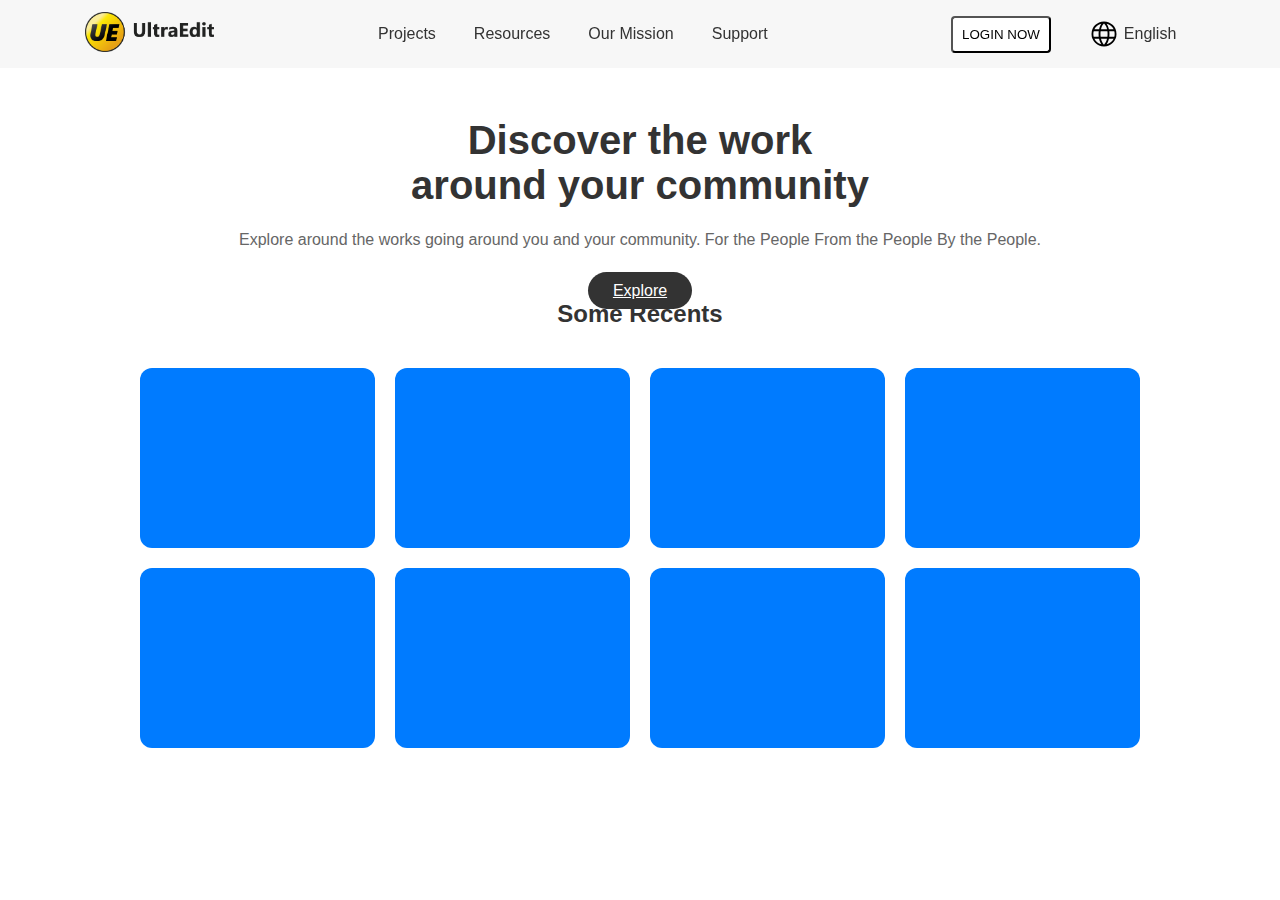
<file: code/index.html>
<!DOCTYPE html>
<html lang="en">
<head>
  <meta charset="UTF-8">
  <meta name="viewport" content="width=device-width, initial-scale=1.0">
  <title>Discover</title>
  <link rel="stylesheet" href="style.css">
</head>

<body>
        <nav>
            <div class="logo">
                <a href="index.html"> <img src="../assets/images/cards/Background-2.png" alt="LOGOforHomeRedirect" height="40vh"> </a>
            </div>

            <div class="items">
                <ul>
                    <li>Projects</li>
                    <li>Resources</li>
                    <li>Our Mission</li>
                    <li>Support</li>
                </ul>
            </div>

            <div class="right">
                <ul>
                    <li> <button><a href="login.html">LOGIN NOW</a></button></li>

                    <li> <img src="../assets/images/cards/black.svg" alt="language icon" height="30vh"> English </li>
                    <!-- <li>
                        <img src="blsearch.svg" alt="searchicon" height="30vh">
                    </li> -->
                </ul>
            </div>

        </nav>

  <div class="container">
    <h1>Discover the work <br>around your community</h1>
    <p>Explore around the works going around you and your community. For the People From the People By the People.</p>
    <!-- <button class="btn" >Explore</button> -->
     <a href="explore.html" class="btn">Explore</a>

<div class="recents">
  <h2>Some Recents</h2>

    <div class="grid">
      <div class="box"></div>
      <div class="box"></div>
      <div class="box"></div>
      <div class="box"></div>
      <div class="box"></div>
      <div class="box"></div>
      <div class="box"></div>
      <div class="box"></div>
    </div>
  </div>
  </div>
</body>
</html>
</file>
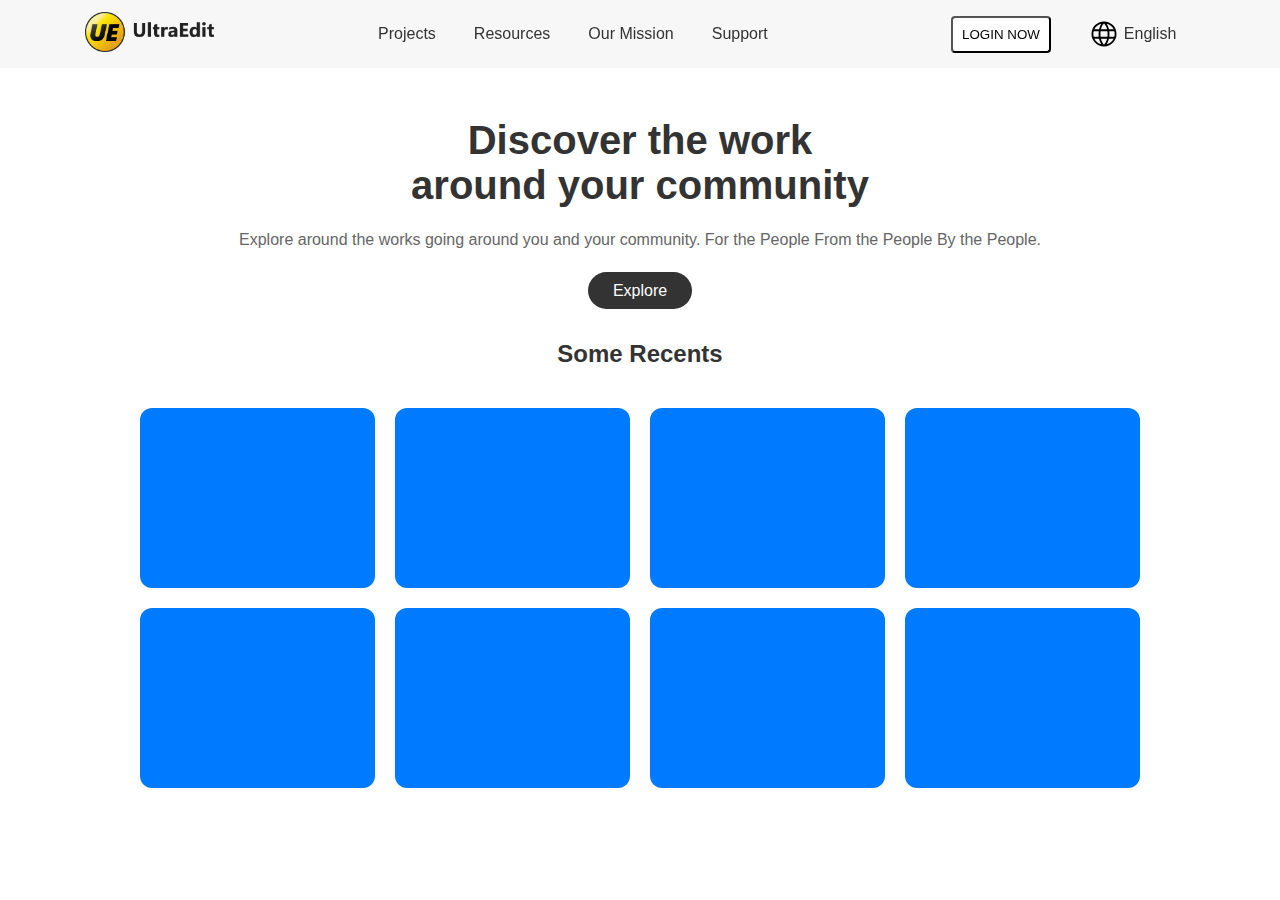
<file: p2/code/index.html>
<!DOCTYPE html>
<html lang="en">
<head>
  <meta charset="UTF-8">
  <meta name="viewport" content="width=device-width, initial-scale=1.0">
  <title>Discover</title>
  <link rel="stylesheet" href="style.css">
</head>

<body>
        <nav>
            <div class="logo">
                <a href="index.html"> <img src="../assets/images/cards/Background-2.png" alt="LOGOforHomeRedirect" height="40vh"> </a>
            </div>

            <div class="items">
                <ul>
                    <li>Projects</li>
                    <li>Resources</li>
                    <li>Our Mission</li>
                    <li>Support</li>
                </ul>
            </div>

            <div class="right">
                <ul>
                    <li> <button><a href="login.html">LOGIN NOW</a></button></li>

                    <li> <img src="../assets/images/cards/black.svg" alt="language icon" height="30vh"> English </li>
                    <!-- <li>
                        <img src="blsearch.svg" alt="searchicon" height="30vh">
                    </li> -->
                </ul>
            </div>

        </nav>

  <div class="container">
    <h1>Discover the work <br>around your community</h1>
    <p>Explore around the works going around you and your community. For the People From the People By the People.</p>
    <!-- <button class="btn" >Explore</button> -->
     <a href="explore.html" class="btn">Explore</a>

<div class="recents">
  <h2>Some Recents</h2>

    <div class="grid">
      <div class="box"></div>
      <div class="box"></div>
      <div class="box"></div>
      <div class="box"></div>
      <div class="box"></div>
      <div class="box"></div>
      <div class="box"></div>
      <div class="box"></div>
    </div>
  </div>
  </div>
</body>
</html>
</file>
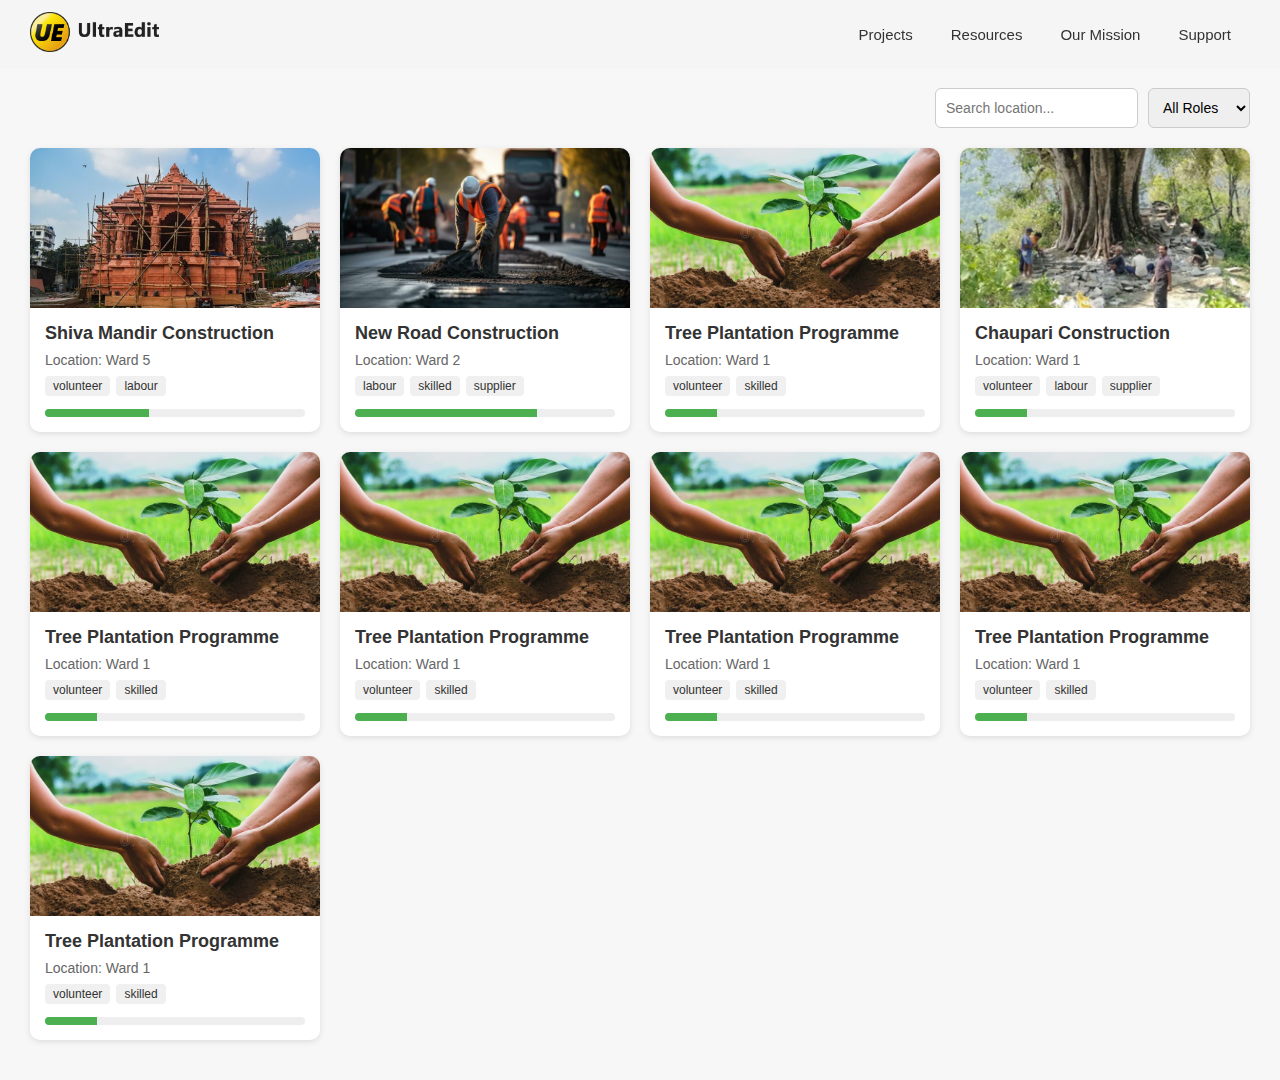
<file: code/explore.html>
<!DOCTYPE html>
<html lang="en">
<head>
  <meta charset="UTF-8">
  <meta name="viewport" content="width=device-width, initial-scale=1.0">
  <title>Community Projects</title>
  <style>
    * {
      margin: 0;
      padding: 0;
      box-sizing: border-box;
      font-family: 'Segoe UI', Tahoma, Geneva, Verdana, sans-serif;
    }

    body {
      background: #f7f7f7;
      color: #333;
    }

    /* NAVBAR */
    nav {
      display: flex;
      align-items: center;
      justify-content: space-between;
      padding: 12px 30px;
      backdrop-filter: blur(136px);
      background: rgb(244 244 244 / 70%);
      position: sticky;
      top: 0;
      z-index: 10;
    }

    nav .logo img {
      height: 40px;
    }

    nav .items ul {
      display: flex;
      list-style-type: none;
    }

    nav .items ul li {
      padding: 0px 19px;
      font-size: 15px;
      cursor: pointer;
    }

    /* SEARCH + SELECT */
    .controls {
      display: flex;
      justify-content: flex-end;
      gap: 10px;
      padding: 20px 30px;
    }

    .controls input, .controls select {
      padding: 10px;
      border: 1px solid #ccc;
      border-radius: 6px;
      font-size: 14px;
    }

    /* CARD GRID */
    .feed {
      display: grid;
      grid-template-columns: repeat(auto-fill, minmax(280px, 1fr));
      gap: 20px;
      padding: 0 30px 40px 30px;
    }

    .card {
      background: white;
      border-radius: 10px;
      overflow: hidden;
      box-shadow: 0 2px 6px rgba(0,0,0,0.1);
      display: flex;
      flex-direction: column;
      transition: transform 0.2s ease;
    }

    .card:hover {
      transform: translateY(-4px);
    }

    .card img {
      width: 100%;
      height: 160px;
      object-fit: cover;
    }

    .card-content {
      padding: 15px;
      display: flex;
      flex-direction: column;
      gap: 8px;
    }

    .card h3 {
      font-size: 18px;
      font-weight: 600;
    }

    .card p {
      font-size: 14px;
      color: #666;
    }

    .progress {
      background: #eee;
      border-radius: 6px;
      height: 8px;
      overflow: hidden;
      margin-top: 5px;
    }

    .progress-bar {
      background: #4caf50;
      height: 100%;
    }

    .roles {
      display: flex;
      gap: 6px;
      flex-wrap: wrap;
    }

    .role {
      background: #f0f0f0;
      font-size: 12px;
      padding: 3px 8px;
      border-radius: 4px;
    }
  </style>
</head>
<body>

  <!-- NAVBAR -->
  <nav>
    <div class="logo">
      <a href="index.html"> <img src="../assets/images/cards/Background-2.png" alt="Logo"> </a>
    </div>
    <div class="items">
      <ul>
        <li>Projects</li>
        <li>Resources</li>
        <li>Our Mission</li>
        <li>Support</li>
      </ul>
    </div>
  </nav>

  <!-- CONTROLS -->
  <div class="controls">
    <input type="text" id="search" placeholder="Search location...">
    <select id="roleFilter">
      <option value="all">All Roles</option>
      <option value="volunteer">Volunteer</option>
      <option value="supplier">Supplier</option>
      <option value="skilled">Skilled</option>
      <option value="labour">Labour</option>
    </select>
  </div>

  <!-- FEED -->
  <div class="feed" id="feed"></div>

  <script>
   const projects = [
  { id: 1, title: "Shiva Mandir Construction", location: "Ward 5", roles: ["volunteer","labour"], progress: 40, image: "../assets/images/cards/mandir.jpg" },
  { id: 2, title: "New Road Construction", location: "Ward 2", roles: ["labour","skilled","supplier"], progress: 70, image: "../assets/images/cards/road.jpg" },
  { id: 3, title: "Tree Plantation Programme", location: "Ward 1", roles: ["volunteer","skilled"], progress: 20, image: "../assets/images/cards/tree.jpg" },
  { id: 4, title: "Chaupari  Construction", location: "Ward 1", roles: ["volunteer","labour", "supplier"], progress: 20, image: "../assets/images/cards/chaupari.jpg" },
  { id: 5, title: "Tree Plantation Programme", location: "Ward 1", roles: ["volunteer","skilled"], progress: 20, image: "../assets/images/cards/tree.jpg" },
  { id: 6, title: "Tree Plantation Programme", location: "Ward 1", roles: ["volunteer","skilled"], progress: 20, image: "../assets/images/cards/tree.jpg" },
  { id: 7, title: "Tree Plantation Programme", location: "Ward 1", roles: ["volunteer","skilled"], progress: 20, image: "../assets/images/cards/tree.jpg" },
  { id: 8, title: "Tree Plantation Programme", location: "Ward 1", roles: ["volunteer","skilled"], progress: 20, image: "../assets/images/cards/tree.jpg" },
  { id: 9, title: "Tree Plantation Programme", location: "Ward 1", roles: ["volunteer","skilled"], progress: 20, image: "../assets/images/cards/tree.jpg" }
];


    const feed = document.getElementById("feed");
    const search = document.getElementById("search");
    const roleFilter = document.getElementById("roleFilter");

    function renderFeed() {
      const searchVal = search.value.toLowerCase();
      const roleVal = roleFilter.value;

      feed.innerHTML = "";
      projects
        .filter(p => p.location.toLowerCase().includes(searchVal))
        .filter(p => roleVal === "all" || p.roles.includes(roleVal))
        .forEach(p => {
          feed.innerHTML += `
            <div class="card">
              <img src="${p.image}" alt="Project Image">
              <div class="card-content">
                <h3>${p.title}</h3>
                <p>Location: ${p.location}</p>
                <div class="roles">
                  ${p.roles.map(r => `<span class="role">${r}</span>`).join("")}
                </div>
                <div class="progress">
                  <div class="progress-bar" style="width:${p.progress}%"></div>
                </div>
              </div>
            </div>
          `;
        });
    }

    search.addEventListener("input", renderFeed);
    roleFilter.addEventListener("change", renderFeed);

    renderFeed();
  </script>
</body>
</html>
</file>
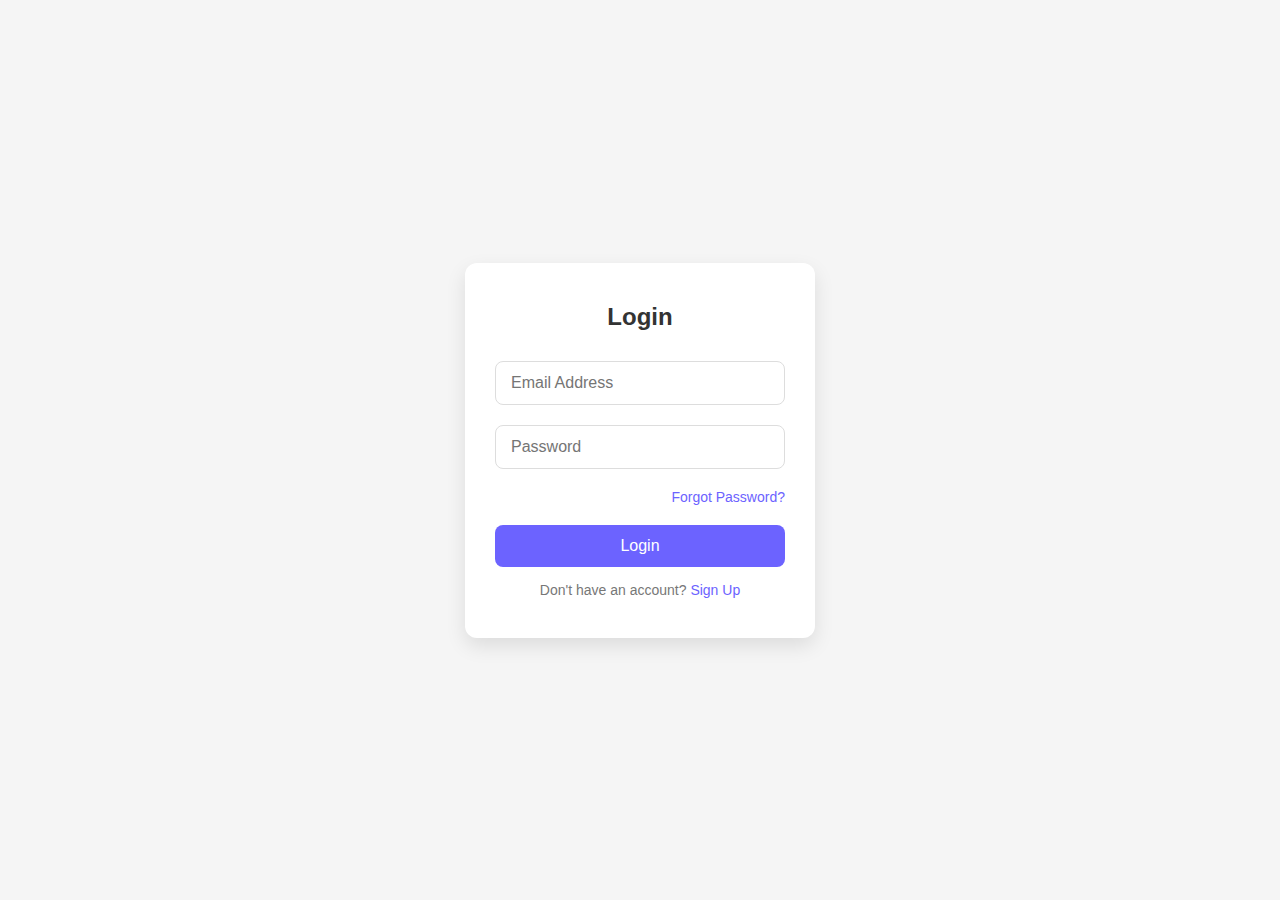
<file: code/login.html>
<!DOCTYPE html>
<html lang="en">
<head>
    <meta charset="UTF-8">
    <meta name="viewport" content="width=device-width, initial-scale=1.0">
    <title>Login</title>
    <style>
        /* Reset some default styles */
        * {
            margin: 0;
            padding: 0;
            box-sizing: border-box;
            font-family: 'Segoe UI', Tahoma, Geneva, Verdana, sans-serif;
        }

        body {
            height: 100vh;
            display: flex;
            justify-content: center;
            align-items: center;
            background: #f5f5f5;
        }

        .login-container {
            background: #fff;
            padding: 40px 30px;
            border-radius: 12px;
            box-shadow: 0 8px 20px rgba(0,0,0,0.1);
            width: 350px;
        }

        .login-container h2 {
            text-align: center;
            margin-bottom: 30px;
            color: #333;
        }

        .login-container form {
            display: flex;
            flex-direction: column;
        }

        .login-container input {
            padding: 12px 15px;
            margin-bottom: 20px;
            border: 1px solid #ddd;
            border-radius: 8px;
            font-size: 16px;
            transition: 0.3s;
        }

        .login-container input:focus {
            border-color: #6c63ff;
            outline: none;
            box-shadow: 0 0 5px rgba(108, 99, 255, 0.3);
        }

        .login-container button {
            padding: 12px;
            border: none;
            border-radius: 8px;
            background-color: #6c63ff;
            color: #fff;
            font-size: 16px;
            cursor: pointer;
            transition: 0.3s;
        }

        .login-container button:hover {
            background-color: #5952d4;
        }

        .login-container .signup-link {
            margin-top: 15px;
            text-align: center;
            font-size: 14px;
            color: #777;
        }

        .login-container .signup-link a {
            color: #6c63ff;
            text-decoration: none;
        }

        .login-container .signup-link a:hover {
            text-decoration: underline;
        }

        .login-container .forgot-password {
            text-align: right;
            font-size: 14px;
            margin-bottom: 20px;
        }

        .login-container .forgot-password a {
            color: #6c63ff;
            text-decoration: none;
        }

        .login-container .forgot-password a:hover {
            text-decoration: underline;
        }
    </style>
</head>
<body>
    <div class="login-container">
        <h2>Login</h2>
        <form>
            <input type="email" placeholder="Email Address" required>
            <input type="password" placeholder="Password" required>
            <div class="forgot-password">
                <a href="#">Forgot Password?</a>
            </div>
            <button type="submit">Login</button>
        </form>
        <div class="signup-link">
            Don't have an account? <a href="signup.html">Sign Up</a>
        </div>
    </div>
</body>
</html>
</file>
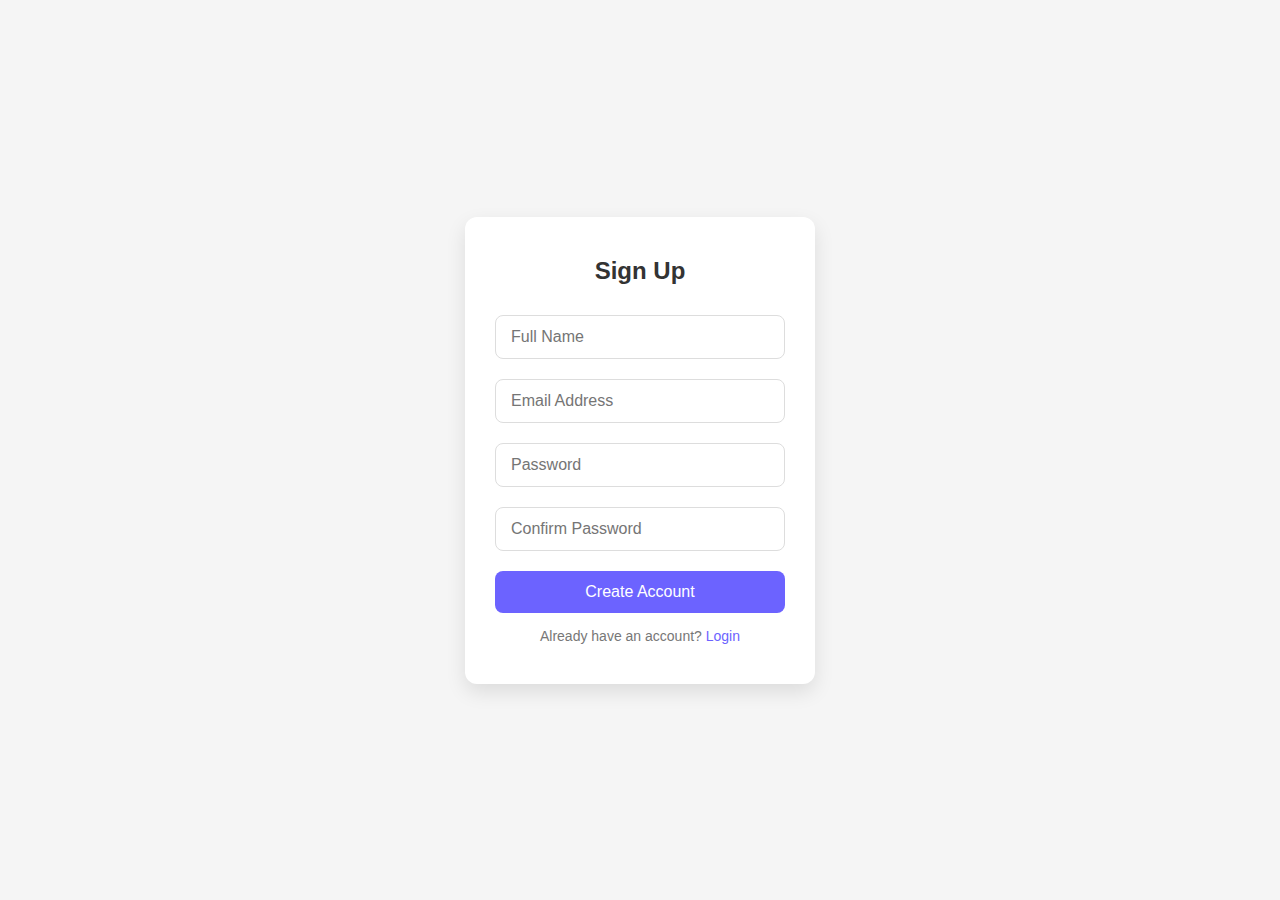
<file: code/signup.html>
<!DOCTYPE html>
<html lang="en">
<head>
    <meta charset="UTF-8">
    <meta name="viewport" content="width=device-width, initial-scale=1.0">
    <title>Signup</title>
    <style>
        /* Reset some default styles */
        * {
            margin: 0;
            padding: 0;
            box-sizing: border-box;
            font-family: 'Segoe UI', Tahoma, Geneva, Verdana, sans-serif;
        }

        body {
            height: 100vh;
            display: flex;
            justify-content: center;
            align-items: center;
            background: #f5f5f5;
        }

        .signup-container {
            background: #fff;
            padding: 40px 30px;
            border-radius: 12px;
            box-shadow: 0 8px 20px rgba(0,0,0,0.1);
            width: 350px;
        }

        .signup-container h2 {
            text-align: center;
            margin-bottom: 30px;
            color: #333;
        }

        .signup-container form {
            display: flex;
            flex-direction: column;
        }

        .signup-container input {
            padding: 12px 15px;
            margin-bottom: 20px;
            border: 1px solid #ddd;
            border-radius: 8px;
            font-size: 16px;
            transition: 0.3s;
        }

        .signup-container input:focus {
            border-color: #6c63ff;
            outline: none;
            box-shadow: 0 0 5px rgba(108, 99, 255, 0.3);
        }

        .signup-container button {
            padding: 12px;
            border: none;
            border-radius: 8px;
            background-color: #6c63ff;
            color: #fff;
            font-size: 16px;
            cursor: pointer;
            transition: 0.3s;
        }

        .signup-container button:hover {
            background-color: #5952d4;
        }

        .signup-container .login-link {
            margin-top: 15px;
            text-align: center;
            font-size: 14px;
            color: #777;
        }

        .signup-container .login-link a {
            color: #6c63ff;
            text-decoration: none;
        }

        .signup-container .login-link a:hover {
            text-decoration: underline;
        }
    </style>
</head>
<body>
    <div class="signup-container">
        <h2>Sign Up</h2>
        <form>
            <input type="text" placeholder="Full Name" required>
            <input type="email" placeholder="Email Address" required>
            <input type="password" placeholder="Password" required>
            <input type="password" placeholder="Confirm Password" required>
            <button type="submit">Create Account</button>
        </form>
        <div class="login-link">
            Already have an account? <a href="login.html">Login</a>
        </div>
    </div>
</body>
</html>
</file>
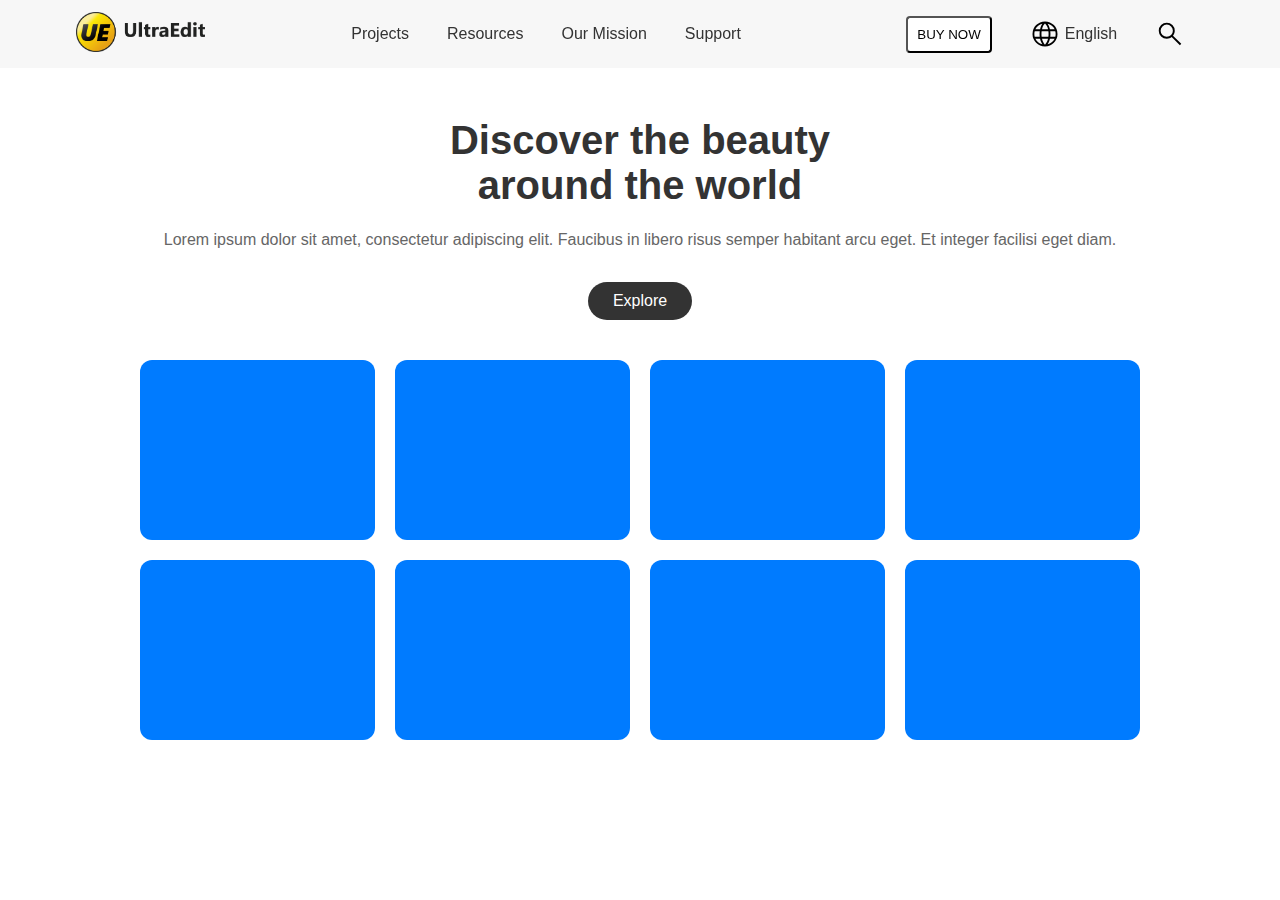
<file: code/tst.html>
<!DOCTYPE html>
<html lang="en">
<head>
  <meta charset="UTF-8">
  <meta name="viewport" content="width=device-width, initial-scale=1.0">
  <title>Discover</title>
  <link rel="stylesheet" href="style.css">
</head>

<body>
        <nav>
            <div class="logo">
                <a href="home.html"> <img src="Background-2.png" alt="" height="40vh"> </a>
            </div>

            <div class="items">
                <ul>
                    <li>Projects</li>
                    <li>Resources</li>
                    <li>Our Mission</li>
                    <li>Support</li>
                </ul>
            </div>

            <div class="right">
                <ul>
                    <li> <button><a href="buynow.html">BUY NOW</a></button></li>

                    <li> <img src="black.svg" alt="language icon" height="30vh"> English </li>
                    <li>
                        <img src="blsearch.svg" alt="searchicon" height="30vh">
                    </li>
                </ul>
            </div>

        </nav>

  <div class="container">
    <h1>Discover the beauty <br>around the world</h1>
    <p>Lorem ipsum dolor sit amet, consectetur adipiscing elit. Faucibus in libero risus semper habitant arcu eget. Et integer facilisi eget diam.</p>
    <button class="btn">Explore</button>
    
    <div class="grid">
      <div class="box"></div>
      <div class="box"></div>
      <div class="box"></div>
      <div class="box"></div>
      <div class="box"></div>
      <div class="box"></div>
      <div class="box"></div>
      <div class="box"></div>
    </div>
  </div>
</body>
</html>
</file>
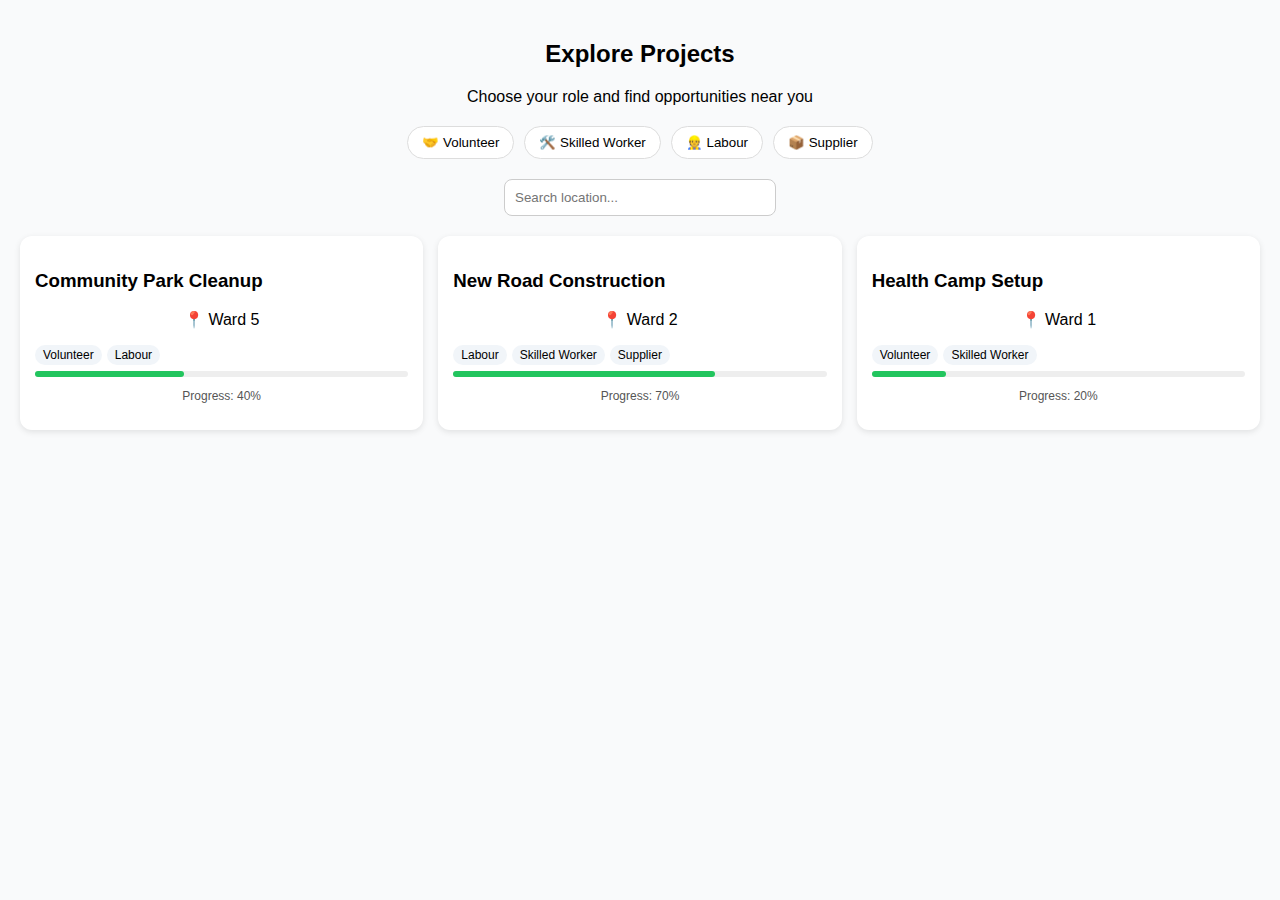
<file: code/temp/explore.html>
<!DOCTYPE html>
<html lang="en">
<head>
  <meta charset="UTF-8" />
  <meta name="viewport" content="width=device-width, initial-scale=1.0" />
  <title>Explore Projects</title>
  <style>
    body {
      font-family: Arial, sans-serif;
      background: #f9fafb;
      margin: 0;
      padding: 20px;
    }
    h2, p { text-align: center; }
    .roles {
      display: flex;
      justify-content: center;
      flex-wrap: wrap;
      gap: 10px;
      margin: 20px 0;
    }
    .role-btn {
      border: 1px solid #ddd;
      padding: 8px 14px;
      border-radius: 20px;
      background: white;
      cursor: pointer;
      transition: 0.2s;
    }
    .role-btn.active {
      background: #4f46e5;
      color: white;
      border-color: #4f46e5;
    }
    .search {
      display: flex;
      justify-content: center;
      margin: 20px 0;
    }
    .search input {
      padding: 10px;
      width: 250px;
      border: 1px solid #ccc;
      border-radius: 8px;
    }
    .projects {
      display: grid;
      grid-template-columns: repeat(auto-fit, minmax(250px, 1fr));
      gap: 15px;
    }
    .card {
      background: white;
      padding: 15px;
      border-radius: 12px;
      box-shadow: 0 2px 6px rgba(0,0,0,0.1);
    }
    .progress {
      height: 6px;
      background: #eee;
      border-radius: 4px;
      margin-top: 8px;
    }
    .progress-bar {
      height: 100%;
      background: #22c55e;
      border-radius: 4px;
    }
    .tags span {
      background: #f1f5f9;
      padding: 3px 8px;
      border-radius: 12px;
      font-size: 12px;
      margin-right: 5px;
    }
  </style>
</head>
<body>
  <h2>Explore Projects</h2>
  <p>Choose your role and find opportunities near you</p>

  <!-- Role Selector -->
  <div class="roles">
    <button class="role-btn" data-role="volunteer">🤝 Volunteer</button>
    <button class="role-btn" data-role="skilled">🛠️ Skilled Worker</button>
    <button class="role-btn" data-role="labour">👷 Labour</button>
    <button class="role-btn" data-role="supplier">📦 Supplier</button>
  </div>

  <!-- Search Bar -->
  <div class="search">
    <input type="text" id="searchInput" placeholder="Search location..." />
  </div>

  <!-- Project Feed -->
  <div class="projects" id="projectList"></div>

  <script>
    const roles = {
      volunteer: "Volunteer",
      skilled: "Skilled Worker",
      labour: "Labour",
      supplier: "Supplier",
    };

    const projects = [
      { id: 1, title: "Community Park Cleanup", location: "Ward 5", roles: ["volunteer","labour"], progress: 40 },
      { id: 2, title: "New Road Construction", location: "Ward 2", roles: ["labour","skilled","supplier"], progress: 70 },
      { id: 3, title: "Health Camp Setup", location: "Ward 1", roles: ["volunteer","skilled"], progress: 20 },
    ];

    const projectList = document.getElementById("projectList");
    const searchInput = document.getElementById("searchInput");
    let selectedRole = null;

    function renderProjects() {
      const searchValue = searchInput.value.toLowerCase();
      projectList.innerHTML = "";

      const filtered = projects.filter(p =>
        (!selectedRole || p.roles.includes(selectedRole)) &&
        p.location.toLowerCase().includes(searchValue)
      );

      if (filtered.length === 0) {
        projectList.innerHTML = `<p style="grid-column: 1/-1; text-align:center; color:#999">No projects found</p>`;
        return;
      }

      filtered.forEach(p => {
        const card = document.createElement("div");
        card.className = "card";
        card.innerHTML = `
          <h3>${p.title}</h3>
          <p>📍 ${p.location}</p>
          <div class="tags">
            ${p.roles.map(r => `<span>${roles[r]}</span>`).join("")}
          </div>
          <div class="progress">
            <div class="progress-bar" style="width:${p.progress}%"></div>
          </div>
          <p style="font-size:12px; color:#555">Progress: ${p.progress}%</p>
        `;
        projectList.appendChild(card);
      });
    }

    // Handle role clicks
    document.querySelectorAll(".role-btn").forEach(btn => {
      btn.addEventListener("click", () => {
        document.querySelectorAll(".role-btn").forEach(b => b.classList.remove("active"));
        if (selectedRole === btn.dataset.role) {
          selectedRole = null; // toggle off
        } else {
          selectedRole = btn.dataset.role;
          btn.classList.add("active");
        }
        renderProjects();
      });
    });

    searchInput.addEventListener("input", renderProjects);

    // Initial render
    renderProjects();
  </script>
</body>
</html>
</file>
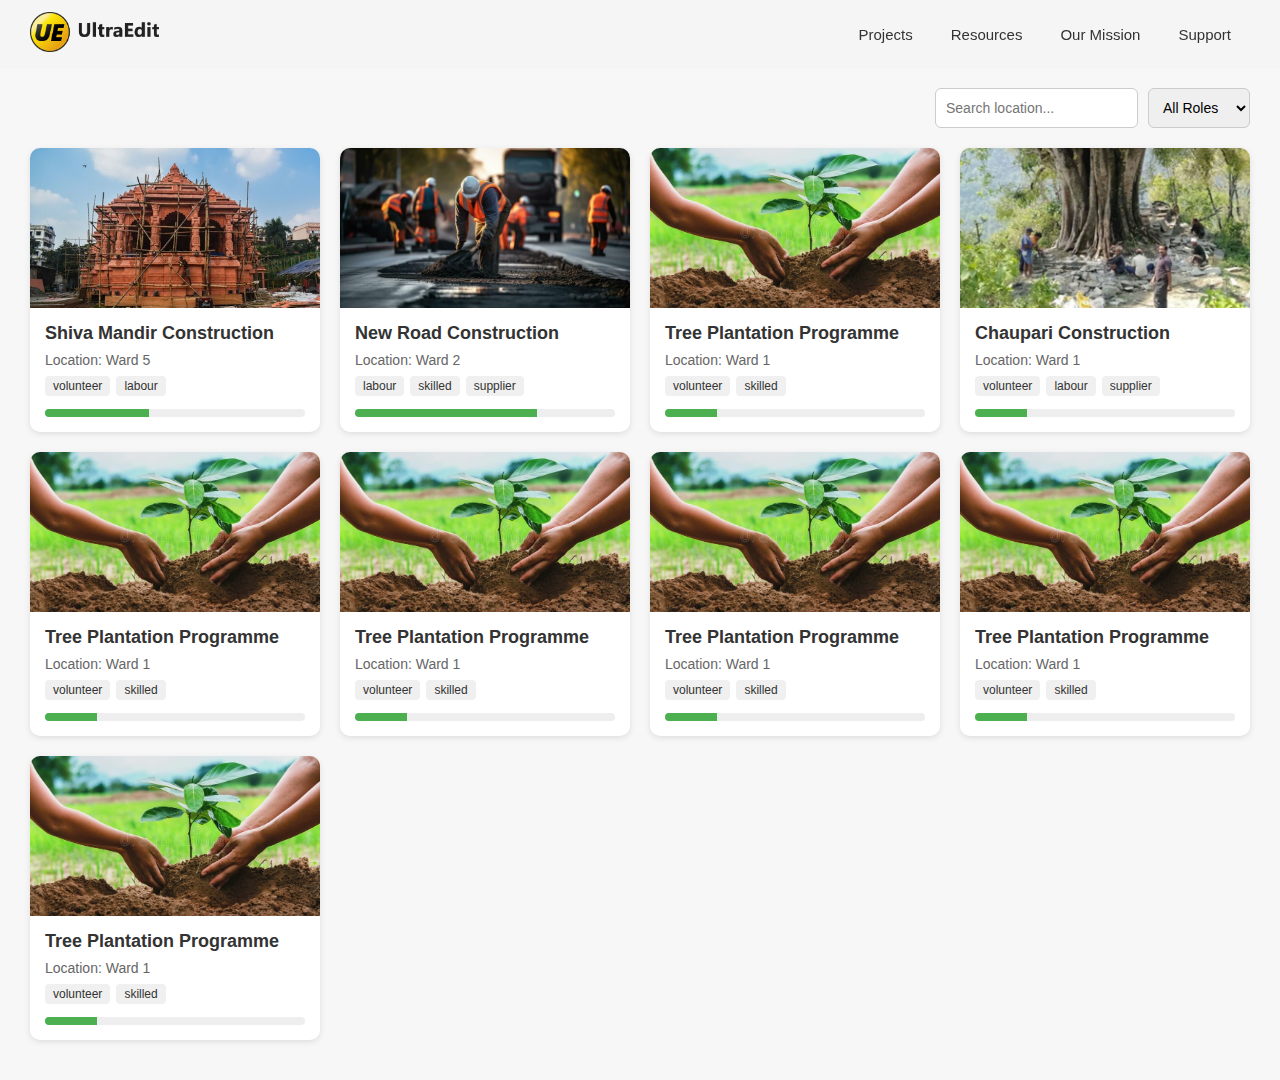
<file: p2/code/explore.html>
<!DOCTYPE html>
<html lang="en">
<head>
  <meta charset="UTF-8">
  <meta name="viewport" content="width=device-width, initial-scale=1.0">
  <title>Community Projects</title>
  <style>
    * {
      margin: 0;
      padding: 0;
      box-sizing: border-box;
      font-family: 'Segoe UI', Tahoma, Geneva, Verdana, sans-serif;
    }

    body {
      background: #f7f7f7;
      color: #333;
    }

    /* NAVBAR */
    nav {
      display: flex;
      align-items: center;
      justify-content: space-between;
      padding: 12px 30px;
      backdrop-filter: blur(136px);
      background: rgb(244 244 244 / 70%);
      position: sticky;
      top: 0;
      z-index: 10;
    }

    nav .logo img {
      height: 40px;
    }

    nav .items ul {
      display: flex;
      list-style-type: none;
    }

    nav .items ul li {
      padding: 0px 19px;
      font-size: 15px;
      cursor: pointer;
    }

    /* SEARCH + SELECT */
    .controls {
      display: flex;
      justify-content: flex-end;
      gap: 10px;
      padding: 20px 30px;
    }

    .controls input, .controls select {
      padding: 10px;
      border: 1px solid #ccc;
      border-radius: 6px;
      font-size: 14px;
    }

    /* CARD GRID */
    .feed {
      display: grid;
      grid-template-columns: repeat(auto-fill, minmax(280px, 1fr));
      gap: 20px;
      padding: 0 30px 40px 30px;
    }

    .card {
      background: white;
      border-radius: 10px;
      overflow: hidden;
      box-shadow: 0 2px 6px rgba(0,0,0,0.1);
      display: flex;
      flex-direction: column;
      transition: transform 0.2s ease;
    }

    .card:hover {
      transform: translateY(-4px);
    }

    .card img {
      width: 100%;
      height: 160px;
      object-fit: cover;
    }

    .card-content {
      padding: 15px;
      display: flex;
      flex-direction: column;
      gap: 8px;
    }

    .card h3 {
      font-size: 18px;
      font-weight: 600;
    }

    .card p {
      font-size: 14px;
      color: #666;
    }

    .progress {
      background: #eee;
      border-radius: 6px;
      height: 8px;
      overflow: hidden;
      margin-top: 5px;
    }

    .progress-bar {
      background: #4caf50;
      height: 100%;
    }

    .roles {
      display: flex;
      gap: 6px;
      flex-wrap: wrap;
    }

    .role {
      background: #f0f0f0;
      font-size: 12px;
      padding: 3px 8px;
      border-radius: 4px;
    }
  </style>
</head>
<body>

  <!-- NAVBAR -->
  <nav>
    <div class="logo">
      <a href="index.html"> <img src="../assets/images/cards/Background-2.png" alt="Logo"> </a>
    </div>
    <div class="items">
      <ul>
        <li>Projects</li>
        <li>Resources</li>
        <li>Our Mission</li>
        <li>Support</li>
      </ul>
    </div>
  </nav>

  <!-- CONTROLS -->
  <div class="controls">
    <input type="text" id="search" placeholder="Search location...">
    <select id="roleFilter">
      <option value="all">All Roles</option>
      <option value="volunteer">Volunteer</option>
      <option value="supplier">Supplier</option>
      <option value="skilled">Skilled</option>
      <option value="labour">Labour</option>
    </select>
  </div>

  <!-- FEED -->
  <div class="feed" id="feed"></div>

  <script>
   const projects = [
  { id: 1, title: "Shiva Mandir Construction", location: "Ward 5", roles: ["volunteer","labour"], progress: 40, image: "../assets/images/cards/mandir.jpg" },
  { id: 2, title: "New Road Construction", location: "Ward 2", roles: ["labour","skilled","supplier"], progress: 70, image: "../assets/images/cards/road.jpg" },
  { id: 3, title: "Tree Plantation Programme", location: "Ward 1", roles: ["volunteer","skilled"], progress: 20, image: "../assets/images/cards/tree.jpg" },
  { id: 4, title: "Chaupari  Construction", location: "Ward 1", roles: ["volunteer","labour", "supplier"], progress: 20, image: "../assets/images/cards/chaupari.jpg" },
  { id: 5, title: "Tree Plantation Programme", location: "Ward 1", roles: ["volunteer","skilled"], progress: 20, image: "../assets/images/cards/tree.jpg" },
  { id: 6, title: "Tree Plantation Programme", location: "Ward 1", roles: ["volunteer","skilled"], progress: 20, image: "../assets/images/cards/tree.jpg" },
  { id: 7, title: "Tree Plantation Programme", location: "Ward 1", roles: ["volunteer","skilled"], progress: 20, image: "../assets/images/cards/tree.jpg" },
  { id: 8, title: "Tree Plantation Programme", location: "Ward 1", roles: ["volunteer","skilled"], progress: 20, image: "../assets/images/cards/tree.jpg" },
  { id: 9, title: "Tree Plantation Programme", location: "Ward 1", roles: ["volunteer","skilled"], progress: 20, image: "../assets/images/cards/tree.jpg" }
];


    const feed = document.getElementById("feed");
    const search = document.getElementById("search");
    const roleFilter = document.getElementById("roleFilter");

    function renderFeed() {
      const searchVal = search.value.toLowerCase();
      const roleVal = roleFilter.value;

      feed.innerHTML = "";
      projects
        .filter(p => p.location.toLowerCase().includes(searchVal))
        .filter(p => roleVal === "all" || p.roles.includes(roleVal))
        .forEach(p => {
          feed.innerHTML += `
            <div class="card">
              <img src="${p.image}" alt="Project Image">
              <div class="card-content">
                <h3>${p.title}</h3>
                <p>Location: ${p.location}</p>
                <div class="roles">
                  ${p.roles.map(r => `<span class="role">${r}</span>`).join("")}
                </div>
                <div class="progress">
                  <div class="progress-bar" style="width:${p.progress}%"></div>
                </div>
              </div>
            </div>
          `;
        });
    }

    search.addEventListener("input", renderFeed);
    roleFilter.addEventListener("change", renderFeed);

    renderFeed();
  </script>
</body>
</html>
</file>
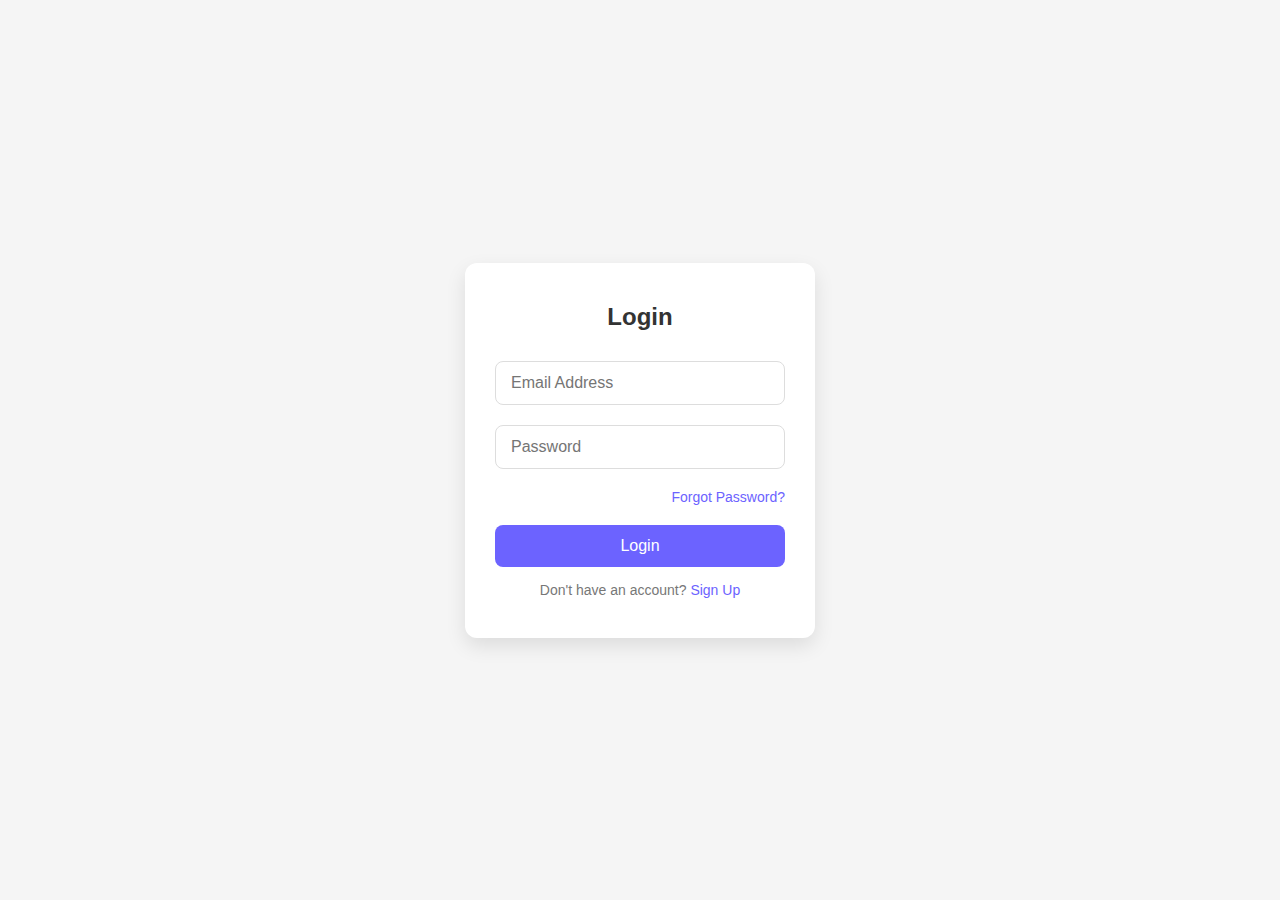
<file: p2/code/login.html>
<!DOCTYPE html>
<html lang="en">
<head>
    <meta charset="UTF-8">
    <meta name="viewport" content="width=device-width, initial-scale=1.0">
    <title>Login</title>
    <style>
        /* Reset some default styles */
        * {
            margin: 0;
            padding: 0;
            box-sizing: border-box;
            font-family: 'Segoe UI', Tahoma, Geneva, Verdana, sans-serif;
        }

        body {
            height: 100vh;
            display: flex;
            justify-content: center;
            align-items: center;
            background: #f5f5f5;
        }

        .login-container {
            background: #fff;
            padding: 40px 30px;
            border-radius: 12px;
            box-shadow: 0 8px 20px rgba(0,0,0,0.1);
            width: 350px;
        }

        .login-container h2 {
            text-align: center;
            margin-bottom: 30px;
            color: #333;
        }

        .login-container form {
            display: flex;
            flex-direction: column;
        }

        .login-container input {
            padding: 12px 15px;
            margin-bottom: 20px;
            border: 1px solid #ddd;
            border-radius: 8px;
            font-size: 16px;
            transition: 0.3s;
        }

        .login-container input:focus {
            border-color: #6c63ff;
            outline: none;
            box-shadow: 0 0 5px rgba(108, 99, 255, 0.3);
        }

        .login-container button {
            padding: 12px;
            border: none;
            border-radius: 8px;
            background-color: #6c63ff;
            color: #fff;
            font-size: 16px;
            cursor: pointer;
            transition: 0.3s;
        }

        .login-container button:hover {
            background-color: #5952d4;
        }

        .login-container .signup-link {
            margin-top: 15px;
            text-align: center;
            font-size: 14px;
            color: #777;
        }

        .login-container .signup-link a {
            color: #6c63ff;
            text-decoration: none;
        }

        .login-container .signup-link a:hover {
            text-decoration: underline;
        }

        .login-container .forgot-password {
            text-align: right;
            font-size: 14px;
            margin-bottom: 20px;
        }

        .login-container .forgot-password a {
            color: #6c63ff;
            text-decoration: none;
        }

        .login-container .forgot-password a:hover {
            text-decoration: underline;
        }
    </style>
</head>
<body>
    <div class="login-container">
        <h2>Login</h2>
        <form>
            <input type="email" placeholder="Email Address" required>
            <input type="password" placeholder="Password" required>
            <div class="forgot-password">
                <a href="#">Forgot Password?</a>
            </div>
            <button type="submit">Login</button>
        </form>
        <div class="signup-link">
            Don't have an account? <a href="signup.html">Sign Up</a>
        </div>
    </div>
</body>
</html>
</file>
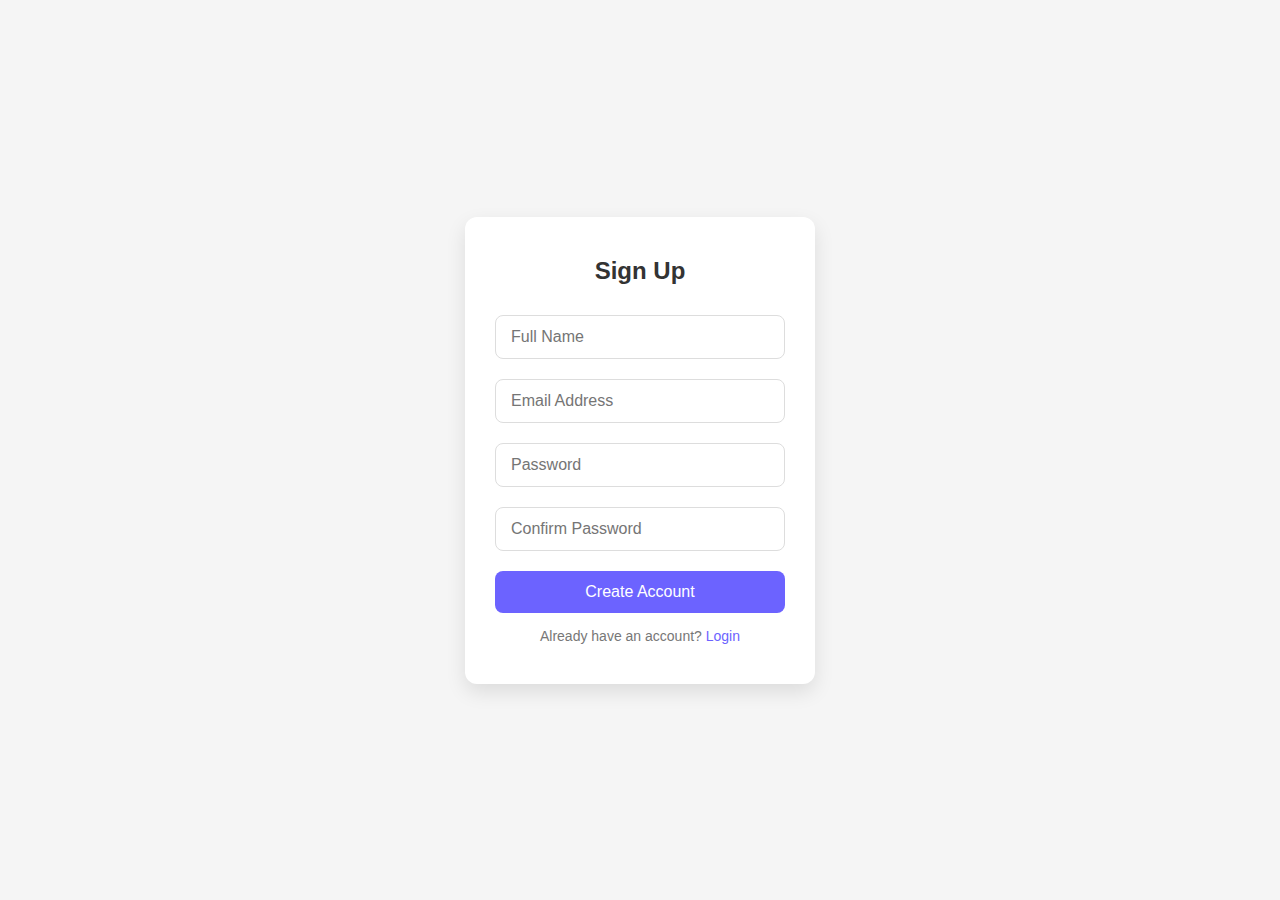
<file: p2/code/signup.html>
<!DOCTYPE html>
<html lang="en">
<head>
    <meta charset="UTF-8">
    <meta name="viewport" content="width=device-width, initial-scale=1.0">
    <title>Signup</title>
    <style>
        /* Reset some default styles */
        * {
            margin: 0;
            padding: 0;
            box-sizing: border-box;
            font-family: 'Segoe UI', Tahoma, Geneva, Verdana, sans-serif;
        }

        body {
            height: 100vh;
            display: flex;
            justify-content: center;
            align-items: center;
            background: #f5f5f5;
        }

        .signup-container {
            background: #fff;
            padding: 40px 30px;
            border-radius: 12px;
            box-shadow: 0 8px 20px rgba(0,0,0,0.1);
            width: 350px;
        }

        .signup-container h2 {
            text-align: center;
            margin-bottom: 30px;
            color: #333;
        }

        .signup-container form {
            display: flex;
            flex-direction: column;
        }

        .signup-container input {
            padding: 12px 15px;
            margin-bottom: 20px;
            border: 1px solid #ddd;
            border-radius: 8px;
            font-size: 16px;
            transition: 0.3s;
        }

        .signup-container input:focus {
            border-color: #6c63ff;
            outline: none;
            box-shadow: 0 0 5px rgba(108, 99, 255, 0.3);
        }

        .signup-container button {
            padding: 12px;
            border: none;
            border-radius: 8px;
            background-color: #6c63ff;
            color: #fff;
            font-size: 16px;
            cursor: pointer;
            transition: 0.3s;
        }

        .signup-container button:hover {
            background-color: #5952d4;
        }

        .signup-container .login-link {
            margin-top: 15px;
            text-align: center;
            font-size: 14px;
            color: #777;
        }

        .signup-container .login-link a {
            color: #6c63ff;
            text-decoration: none;
        }

        .signup-container .login-link a:hover {
            text-decoration: underline;
        }
    </style>
</head>
<body>
    <div class="signup-container">
        <h2>Sign Up</h2>
        <form>
            <input type="text" placeholder="Full Name" required>
            <input type="email" placeholder="Email Address" required>
            <input type="password" placeholder="Password" required>
            <input type="password" placeholder="Confirm Password" required>
            <button type="submit">Create Account</button>
        </form>
        <div class="login-link">
            Already have an account? <a href="login.html">Login</a>
        </div>
    </div>
</body>
</html>
</file>
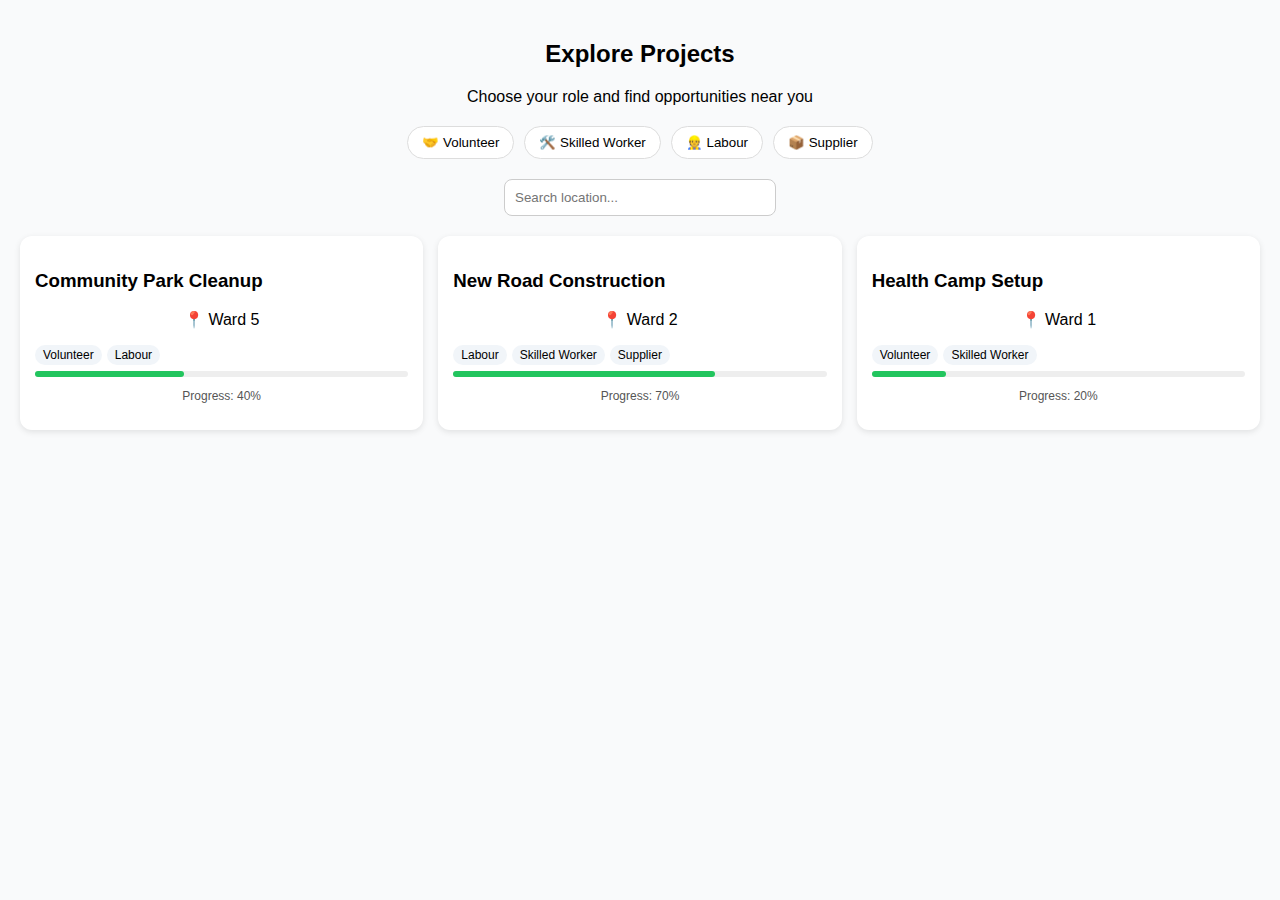
<file: p2/code/temp/explore.html>
<!DOCTYPE html>
<html lang="en">
<head>
  <meta charset="UTF-8" />
  <meta name="viewport" content="width=device-width, initial-scale=1.0" />
  <title>Explore Projects</title>
  <style>
    body {
      font-family: Arial, sans-serif;
      background: #f9fafb;
      margin: 0;
      padding: 20px;
    }
    h2, p { text-align: center; }
    .roles {
      display: flex;
      justify-content: center;
      flex-wrap: wrap;
      gap: 10px;
      margin: 20px 0;
    }
    .role-btn {
      border: 1px solid #ddd;
      padding: 8px 14px;
      border-radius: 20px;
      background: white;
      cursor: pointer;
      transition: 0.2s;
    }
    .role-btn.active {
      background: #4f46e5;
      color: white;
      border-color: #4f46e5;
    }
    .search {
      display: flex;
      justify-content: center;
      margin: 20px 0;
    }
    .search input {
      padding: 10px;
      width: 250px;
      border: 1px solid #ccc;
      border-radius: 8px;
    }
    .projects {
      display: grid;
      grid-template-columns: repeat(auto-fit, minmax(250px, 1fr));
      gap: 15px;
    }
    .card {
      background: white;
      padding: 15px;
      border-radius: 12px;
      box-shadow: 0 2px 6px rgba(0,0,0,0.1);
    }
    .progress {
      height: 6px;
      background: #eee;
      border-radius: 4px;
      margin-top: 8px;
    }
    .progress-bar {
      height: 100%;
      background: #22c55e;
      border-radius: 4px;
    }
    .tags span {
      background: #f1f5f9;
      padding: 3px 8px;
      border-radius: 12px;
      font-size: 12px;
      margin-right: 5px;
    }
  </style>
</head>
<body>
  <h2>Explore Projects</h2>
  <p>Choose your role and find opportunities near you</p>

  <!-- Role Selector -->
  <div class="roles">
    <button class="role-btn" data-role="volunteer">🤝 Volunteer</button>
    <button class="role-btn" data-role="skilled">🛠️ Skilled Worker</button>
    <button class="role-btn" data-role="labour">👷 Labour</button>
    <button class="role-btn" data-role="supplier">📦 Supplier</button>
  </div>

  <!-- Search Bar -->
  <div class="search">
    <input type="text" id="searchInput" placeholder="Search location..." />
  </div>

  <!-- Project Feed -->
  <div class="projects" id="projectList"></div>

  <script>
    const roles = {
      volunteer: "Volunteer",
      skilled: "Skilled Worker",
      labour: "Labour",
      supplier: "Supplier",
    };

    const projects = [
      { id: 1, title: "Community Park Cleanup", location: "Ward 5", roles: ["volunteer","labour"], progress: 40 },
      { id: 2, title: "New Road Construction", location: "Ward 2", roles: ["labour","skilled","supplier"], progress: 70 },
      { id: 3, title: "Health Camp Setup", location: "Ward 1", roles: ["volunteer","skilled"], progress: 20 },
    ];

    const projectList = document.getElementById("projectList");
    const searchInput = document.getElementById("searchInput");
    let selectedRole = null;

    function renderProjects() {
      const searchValue = searchInput.value.toLowerCase();
      projectList.innerHTML = "";

      const filtered = projects.filter(p =>
        (!selectedRole || p.roles.includes(selectedRole)) &&
        p.location.toLowerCase().includes(searchValue)
      );

      if (filtered.length === 0) {
        projectList.innerHTML = `<p style="grid-column: 1/-1; text-align:center; color:#999">No projects found</p>`;
        return;
      }

      filtered.forEach(p => {
        const card = document.createElement("div");
        card.className = "card";
        card.innerHTML = `
          <h3>${p.title}</h3>
          <p>📍 ${p.location}</p>
          <div class="tags">
            ${p.roles.map(r => `<span>${roles[r]}</span>`).join("")}
          </div>
          <div class="progress">
            <div class="progress-bar" style="width:${p.progress}%"></div>
          </div>
          <p style="font-size:12px; color:#555">Progress: ${p.progress}%</p>
        `;
        projectList.appendChild(card);
      });
    }

    // Handle role clicks
    document.querySelectorAll(".role-btn").forEach(btn => {
      btn.addEventListener("click", () => {
        document.querySelectorAll(".role-btn").forEach(b => b.classList.remove("active"));
        if (selectedRole === btn.dataset.role) {
          selectedRole = null; // toggle off
        } else {
          selectedRole = btn.dataset.role;
          btn.classList.add("active");
        }
        renderProjects();
      });
    });

    searchInput.addEventListener("input", renderProjects);

    // Initial render
    renderProjects();
  </script>
</body>
</html>
</file>
<file: code/style.css>
* {
    margin: 0;
    padding: 0;
    font-family: 'Segoe UI', Tahoma, Geneva, Verdana, sans-serif;
}

nav {
    display: flex;
    align-items: center;
    justify-content: space-around;
    cursor: pointer;
    padding: 12px;
    backdrop-filter: blur(136px);
    background: rgb(244 244 244 / 70%);
}

nav ul {
    display: flex;
    list-style-type: none;
}

nav ul li {
    padding: 0px 19px;
    display: flex;
    align-items: center;
}

ul li button a {
    text-decoration: none;
    color: black;
}

ul li button {
    background-color: white;
    border-radius: 4px;
    padding: 9px;
}

.right ul li {
    display: flex;
    align-items: center;
    gap: 5px;
}

body {
    font-family: Arial, sans-serif;
    margin: 0;
    padding: 0;
    background: #fff;
    color: #333;
    text-align: center;
}



.container {
    max-width: 1000px;
    margin: 0 auto;
    padding: 50px 20px;
}

h1 {
    font-size: 2.5rem;
    font-weight: 600;
    margin-bottom: 20px;
}

p {
    font-size: 1rem;
    color: #666;
    margin-bottom: 30px;
    line-height: 1.5;
}

.btn {
    background: #333;
    color: white;
    border: none;
    padding: 10px 25px;
    border-radius: 20px;
    cursor: pointer;
    font-size: 1rem;
    transition: 0.3s;
}

.btn:hover {
    background: #555;
}

.grid {
    margin-top: 40px;
    display: grid;
    grid-template-columns: repeat(4, 1fr);
    gap: 20px;
}

.box {
    background: #007BFF;
    /* Blue dummy div */
    border-radius: 12px;
    height: 180px;
}

@media (max-width: 768px) {
    .grid {
        grid-template-columns: repeat(2, 1fr);
    }
}

@media (max-width: 480px) {
    .grid {
        grid-template-columns: 1fr;
    }
}
</file>
<file: p2/code/style.css>
* {
    margin: 0;
    padding: 0;
    font-family: 'Segoe UI', Tahoma, Geneva, Verdana, sans-serif;
}

nav {
    display: flex;
    align-items: center;
    justify-content: space-around;
    cursor: pointer;
    padding: 12px;
    backdrop-filter: blur(136px);
    background: rgb(244 244 244 / 70%);
}

nav ul {
    display: flex;
    list-style-type: none;
}

nav ul li {
    padding: 0px 19px;
    display: flex;
    align-items: center;
}

ul li button a {
    text-decoration: none;
    color: black;
}

ul li button {
    background-color: white;
    border-radius: 4px;
    padding: 9px;
}

.right ul li {
    display: flex;
    align-items: center;
    gap: 5px;
}

body {
    font-family: Arial, sans-serif;
    margin: 0;
    padding: 0;
    background: #fff;
    color: #333;
    text-align: center;
}



.container {
    max-width: 1000px;
    margin: 0 auto;
    padding: 50px 20px;
}

h1 {
    font-size: 2.5rem;
    font-weight: 600;
    margin-bottom: 20px;
}

p {
    font-size: 1rem;
    color: #666;
    margin-bottom: 30px;
    line-height: 1.5;
}
/* .btn a {
    text-decoration: none;
} */
.btn {
    background: #333;
    color: white;
    border: none;
    padding: 10px 25px;
    border-radius: 20px;
    cursor: pointer;
    font-size: 1rem;
    transition: 0.3s;
    text-decoration: none;
}

.btn:hover {
    background: #555;
}

.grid {
    margin-top: 40px;
    display: grid;
    grid-template-columns: repeat(4, 1fr);
    gap: 20px;
}

.box {
    background: #007BFF;
    /* Blue dummy div */
    border-radius: 12px;
    height: 180px;
}

@media (max-width: 768px) {
    .grid {
        grid-template-columns: repeat(2, 1fr);
    }
}

@media (max-width: 480px) {
    .grid {
        grid-template-columns: 1fr;
    }
}

.recents h2 {
padding: 40px 0px 0px 0px;
 font-size: 1.5rem;
    font-weight: 600;
}
</file>
